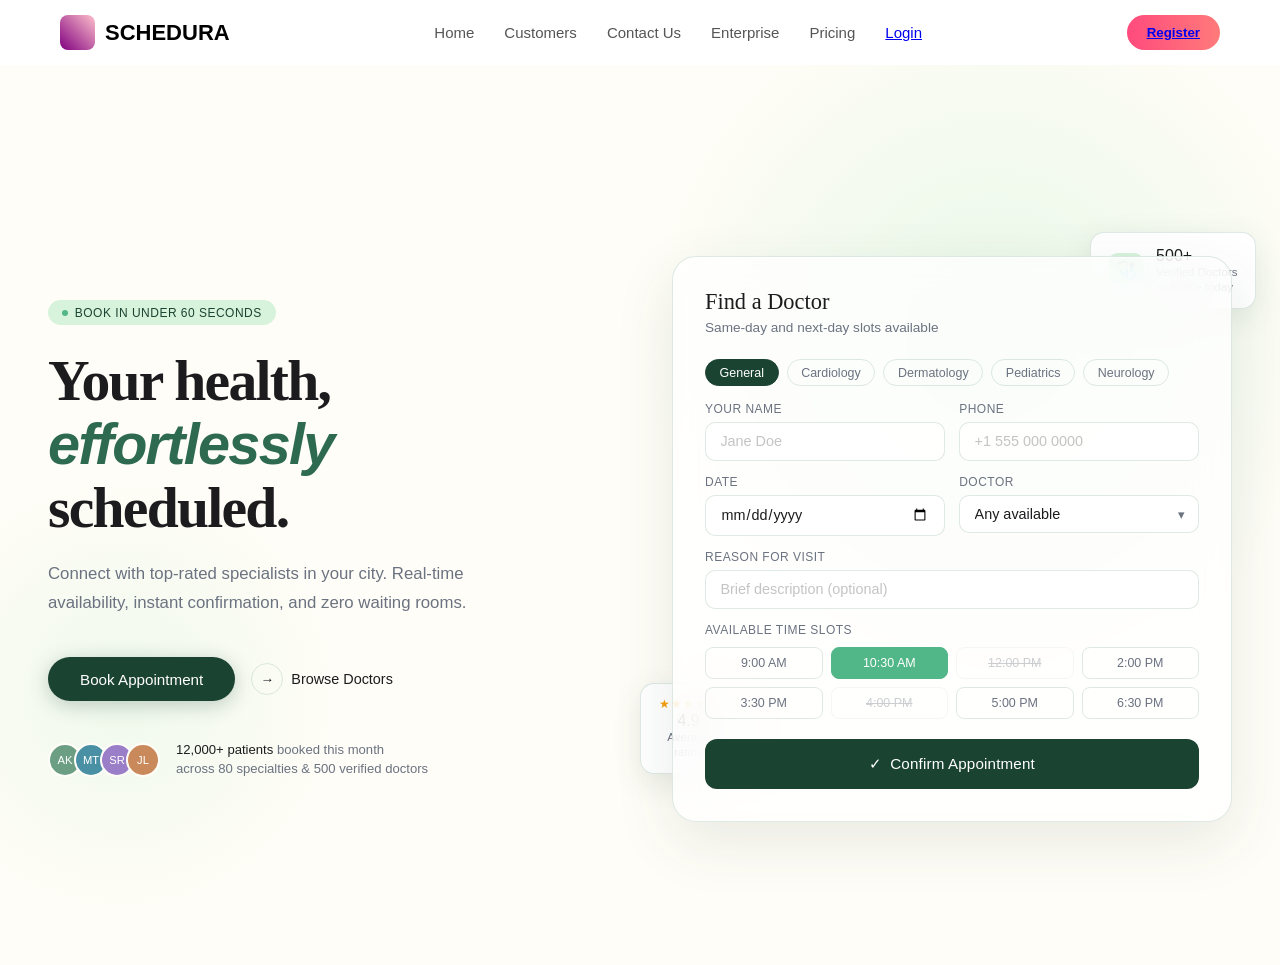
<file: index.html>
<!DOCTYPE html>
<html lang="en">
<head>
  <meta charset="UTF-8">
  <title>SCHEDURA</title>
  <link rel="stylesheet" href="style.css">
</head>
<body>

<header>
  <nav class="navbar">
    <div class="logo">
      <div class="icon"></div>
      <h2>SCHEDURA</h2>
    </div>

    <ul class="nav-links">
      <li>Home</li>
      <li>Customers</li>
      <li>Contact Us</li>
      <li>Enterprise</li>
      <li>Pricing</li>
      <li><a href="./login.html">Login</a></li>
    </ul>

    <button class="signup-btn"><a href="./register.html">Register</a></button>
  </nav>
</header>

  <!-- HERO -->
  <section id="herobody" class="hero">

    <!-- LEFT -->
    <div class="hero-left">
      <div class="badge">
        <span class="badge-dot"></span>
        Book in under 60 seconds
      </div>

      <h1>Your health,<br><em>effortlessly</em><br>scheduled.</h1>

      <p class="hero-sub">
        Connect with top-rated specialists in your city. Real-time availability, 
        instant confirmation, and zero waiting rooms.
      </p>

      <div class="hero-actions">
        <button class="btn-primary">Book Appointment</button>
        <a class="btn-secondary" href="#">
          <span class="arrow">→</span>
          Browse Doctors
        </a>
      </div>

      <div class="trust-row">
        <div class="avatars">
          <div class="avatar av1">AK</div>
          <div class="avatar av2">MT</div>
          <div class="avatar av3">SR</div>
          <div class="avatar av4">JL</div>
        </div>
        <p class="trust-text">
          <strong>12,000+ patients</strong> booked this month<br>
          across 80 specialties &amp; 500 verified doctors
        </p>
      </div>
    </div>

    <!-- RIGHT -->
    <div class="hero-right">

      <!-- Floating cards -->
      <div class="float-card doctors">
        <div class="float-icon">🩺</div>
        <div>
          <div class="float-num">500+</div>
          <div class="float-label">Verified Doctors<br>available today</div>
        </div>
      </div>

      <div class="float-card rating">
        <div class="stars">★★★★★</div>
        <div class="float-num">4.9</div>
        <div class="float-label">Average<br>rating</div>
      </div>

      <!-- Booking Form Card -->
      <div class="booking-card">
        <h2>Find a Doctor</h2>
        <p>Same-day and next-day slots available</p>

        <!-- Specialty pills -->
        <div class="specialty-row">
          <button class="pill active" onclick="setActive(this, 'spec')">General</button>
          <button class="pill" onclick="setActive(this, 'spec')">Cardiology</button>
          <button class="pill" onclick="setActive(this, 'spec')">Dermatology</button>
          <button class="pill" onclick="setActive(this, 'spec')">Pediatrics</button>
          <button class="pill" onclick="setActive(this, 'spec')">Neurology</button>
        </div>

        <div class="form-grid">
          <div class="form-group">
            <label>Your Name</label>
            <input type="text" placeholder="Jane Doe" />
          </div>
          <div class="form-group">
            <label>Phone</label>
            <input type="tel" placeholder="+1 555 000 0000" />
          </div>
          <div class="form-group">
            <label>Date</label>
            <input type="date" />
          </div>
          <div class="form-group">
            <label>Doctor</label>
            <div class="select-wrap">
              <select>
                <option>Any available</option>
                <option>Dr. Sarah Chen</option>
                <option>Dr. Marcus Reid</option>
                <option>Dr. Priya Nair</option>
              </select>
            </div>
          </div>
          <div class="form-group full">
            <label>Reason for visit</label>
            <input type="text" placeholder="Brief description (optional)" />
          </div>
        </div>

        <div class="slots-label">Available Time Slots</div>
        <div class="slots">
          <button class="slot" onclick="setActive(this, 'slot')">9:00 AM</button>
          <button class="slot active" onclick="setActive(this, 'slot')">10:30 AM</button>
          <button class="slot unavailable" disabled>12:00 PM</button>
          <button class="slot" onclick="setActive(this, 'slot')">2:00 PM</button>
          <button class="slot" onclick="setActive(this, 'slot')">3:30 PM</button>
          <button class="slot unavailable" disabled>4:00 PM</button>
          <button class="slot" onclick="setActive(this, 'slot')">5:00 PM</button>
          <button class="slot" onclick="setActive(this, 'slot')">6:30 PM</button>
        </div>

        <button class="submit-btn">
          <span>✓</span> Confirm Appointment
        </button>
      </div>
    </div>

  </section>


</body>
</html>
</file>
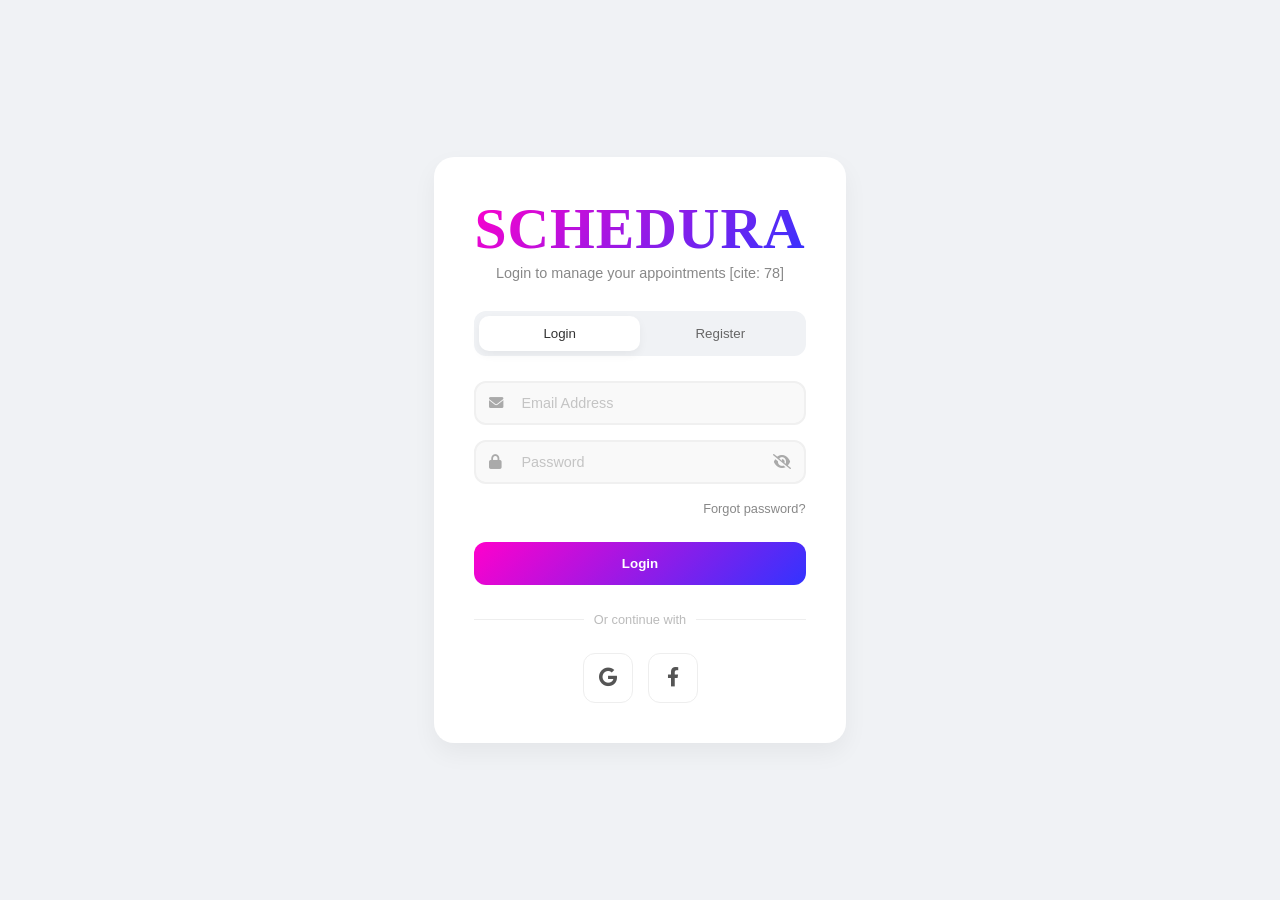
<file: login.html>
<!DOCTYPE html>
<html lang="en">
<head>
    <meta charset="UTF-8">
    <meta name="viewport" content="width=device-width, initial-scale=1.0">
    <title>SCHEDURA | Login</title>
    <link href="https://fonts.googleapis.com/css2?family=Poppins:wght@300;400;500;600&display=swap" rel="stylesheet">
    <link rel="stylesheet" href="https://cdnjs.cloudflare.com/ajax/libs/font-awesome/6.0.0/css/all.min.css">
    <link rel="stylesheet" href="style.css">
</head>
<body id="body1">
    <div class="container">
        <div class="auth-card">
            <div class="header">
                <h1 class="logo">SCHEDURA</h1>
                <p>Login to manage your appointments [cite: 78]</p>
            </div>

            <div class="tab-group">
                <button class="tab active">Login</button>
                <button class="tab" onclick="window.location.href='register.html'">Register</button>
            </div>

            <form id="login-form" class="auth-form" action="login_process.html" method="POST">
                <div class="input-group">
                    <i class="fa-solid fa-envelope"></i>
                    <input type="email" name="email" placeholder="Email Address" required>
                </div>
                <div class="input-group">
                    <i class="fa-solid fa-lock"></i>
                    <input type="password" id="login-pass" name="password" placeholder="Password" required>
                    <i class="fa-solid fa-eye-slash toggle-pass" onclick="togglePassword('login-pass', this)"></i>
                </div>
                <div class="form-footer">
                    <a href="#" class="forgot-link">Forgot password?</a>
                </div>
                <button type="submit" class="btn-gradient">Login</button>
            </form>

            <div class="social-divider">
                <span>Or continue with</span>
            </div>

            <div class="social-buttons">
                <button class="social-btn" type="button"><i class="fa-brands fa-google"></i></button>
                <button class="social-btn" type="button"><i class="fa-brands fa-facebook-f"></i></button>
            </div>
        </div>
    </div>
    <script src="script.js"></script>
</body>
</html>
</file>
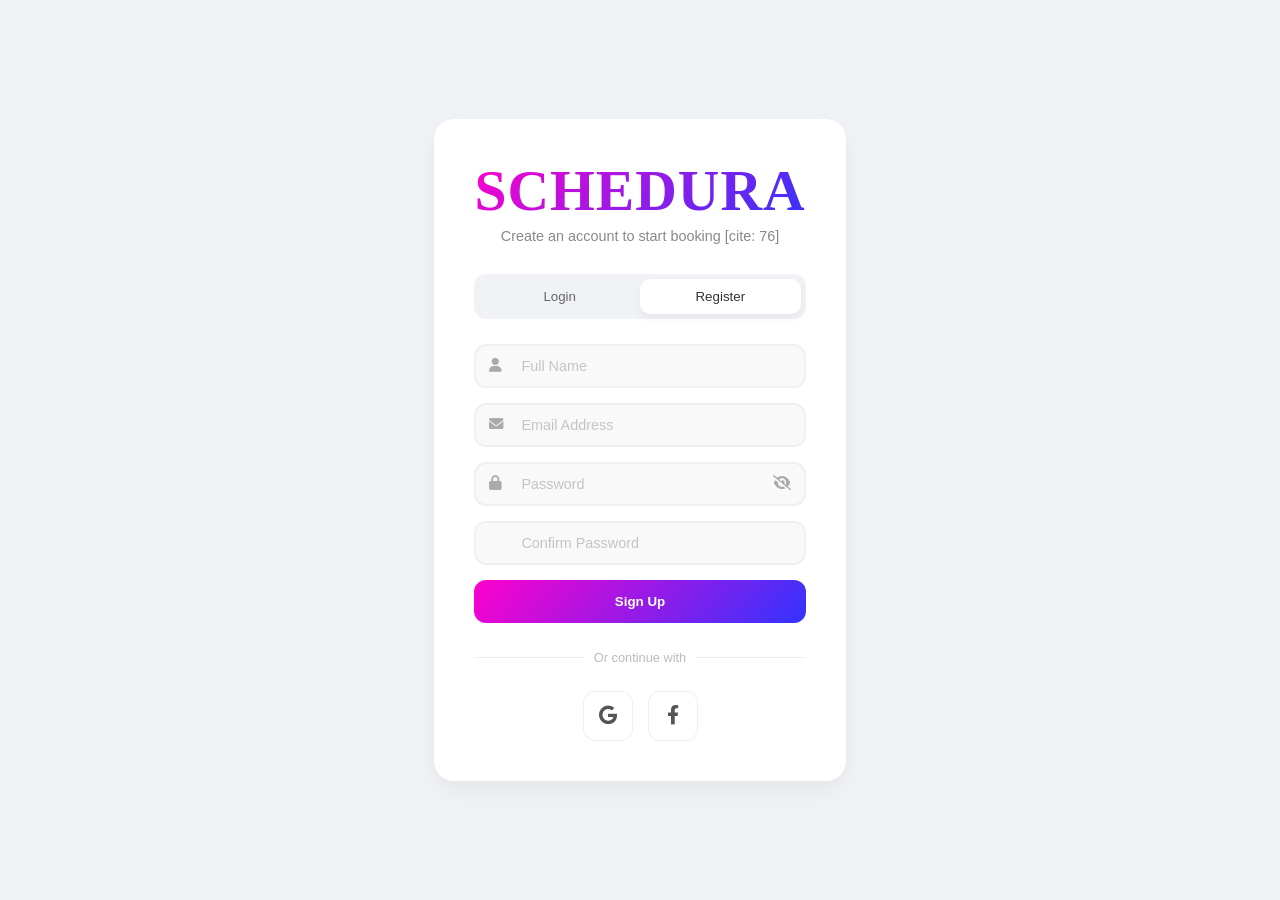
<file: register.html>
<!DOCTYPE html>
<html lang="en">
<head>
    <meta charset="UTF-8">
    <meta name="viewport" content="width=device-width, initial-scale=1.0">
    <title>SCHEDURA | Register</title>
    <link href="https://fonts.googleapis.com/css2?family=Poppins:wght@300;400;500;600&display=swap" rel="stylesheet">
    <link rel="stylesheet" href="https://cdnjs.cloudflare.com/ajax/libs/font-awesome/6.0.0/css/all.min.css">
    <link rel="stylesheet" href="style.css">
</head>
<body id="body1">
    <div class="container">
        <div class="auth-card">
            <div class="header">
                <h1 class="logo">SCHEDURA</h1>
                <p>Create an account to start booking [cite: 76]</p>
            </div>

            <div class="tab-group">
                <button class="tab" onclick="window.location.href='login.html'">Login</button>
                <button class="tab active">Register</button>
            </div>

            <form id="register-form" class="auth-form" action="register_process.html" method="POST">
                <div class="input-group">
                    <i class="fa-solid fa-user"></i>
                    <input type="text" name="name" placeholder="Full Name" required>
                </div>
                <div class="input-group">
                    <i class="fa-solid fa-envelope"></i>
                    <input type="email" name="email" placeholder="Email Address" required>
                </div>
                <div class="input-group">
                    <i class="fa-solid fa-lock"></i>
                    <input type="password" id="reg-pass" name="password" placeholder="Password" required>
                    <i class="fa-solid fa-eye-slash toggle-pass" onclick="togglePassword('reg-pass', this)"></i>
                </div>
                <div class="input-group">
                    <i class="fa-solid fa-shield-halved"></i>
                    <input type="password" id="confirm-pass" placeholder="Confirm Password" required>
                </div>
                <button type="submit" class="btn-gradient">Sign Up</button>
            </form>

            <div class="social-divider">
                <span>Or continue with</span>
            </div>

            <div class="social-buttons">
                <button class="social-btn" type="button"><i class="fa-brands fa-google"></i></button>
                <button class="social-btn" type="button"><i class="fa-brands fa-facebook-f"></i></button>
            </div>
        </div>
    </div>
    <script src="script.js"></script>
</body>
</html>
</file>
<file: style.css>
* {
  margin: 0;
  padding: 0;
  box-sizing: border-box;
  font-family: sans-serif;
}

body {
  background: #f8f8f8;
}

.navbar {
  display: flex;
  justify-content: space-between;
  align-items: center;
  padding: 15px 60px;
  background: #fff;
}

.logo {
  display: flex;
  align-items: center;
  gap: 10px;
}

.icon {
  width: 35px;
  height: 35px;
  background: linear-gradient(45deg, purple, pink);
  border-radius: 8px;
}

.logo h2 {
  font-size: 22px;
  font-weight: bold;
}

.nav-links {
  display: flex;
  gap: 30px;
  list-style: none;
  color: #555;
  font-size: 15px;
}

.nav-links li {
  cursor: pointer;
}

.signup-btn {
  padding: 10px 20px;
  border: none;
  border-radius: 25px;
  background: linear-gradient(to right, #ff4b7d, #ff7a7a);
  color: white;
  font-weight: bold;
  cursor: pointer;
}

#body1 {
    background: #f0f2f5;
    min-height: 100vh;
    display: flex;
    align-items: center;
    justify-content: center;
    padding: 20px;
}

.auth-card {
    background: #ffffff;
    width: 100%;
    max-width: 420px;
    padding: 40px;
    border-radius: 20px;
    box-shadow: 0 10px 25px rgba(0, 0, 0, 0.05);
    text-align: center;
    transition: all 0.3s ease;
}

.header .logo {
    font-weight: 700;
    letter-spacing: 1px;
    background: linear-gradient(135deg, #ff00cc, #3333ff);
    -webkit-background-clip: text;
    -webkit-text-fill-color: transparent;
    margin-bottom: 5px;
}

.header p {
    color: #888;
    font-size: 0.9rem;
    margin-bottom: 30px;
}

/* Tab Styling */
.tab-group {
    display: flex;
    background: #f0f2f5;
    padding: 5px;
    border-radius: 12px;
    margin-bottom: 25px;
}

.tab {
    flex: 1;
    padding: 10px;
    border: none;
    background: transparent;
    cursor: pointer;
    font-weight: 500;
    border-radius: 10px;
    color: #666;
    transition: 0.3s;
}

.tab.active {
    background: #fff;
    color: #333;
    box-shadow: 0 4px 10px rgba(0,0,0,0.05);
}

/* Forms */
.auth-form {
    display: flex;
    flex-direction: column;
    gap: 15px;
}

.hidden { display: none; }

.input-group {
    position: relative;
    display: flex;
    align-items: center;
}

.input-group i {
    position: absolute;
    left: 15px;
    color: #aaa;
    font-size: 0.9rem;
}

.input-group input {
    width: 100%;
    padding: 12px 15px 12px 45px;
    background: #f9f9f9;
    border: 2px solid #f0f0f0;
    border-radius: 12px;
    outline: none;
    transition: 0.3s;
}

.input-group input:focus {
    border-color: #ff00cc;
    background: #fff;
}

.toggle-pass {
    left: auto !important;
    right: 15px;
    cursor: pointer;
}

.form-footer {
    text-align: right;
    margin-bottom: 10px;
}

.forgot-link {
    font-size: 0.8rem;
    color: #888;
    text-decoration: none;
}

.btn-gradient {
    padding: 14px;
    border: none;
    border-radius: 12px;
    background: linear-gradient(135deg, #ff00cc, #3333ff);
    color: white;
    font-weight: 600;
    cursor: pointer;
    transition: transform 0.2s, opacity 0.2s;
}

.btn-gradient:hover {
    transform: translateY(-2px);
    opacity: 0.9;
}

/* Social Login */
.social-divider {
    margin: 25px 0;
    position: relative;
}

.social-divider::before {
    content: "";
    position: absolute;
    top: 50%;
    left: 0;
    width: 100%;
    height: 1px;
    background: #eee;
}

.social-divider span {
    position: relative;
    background: #fff;
    padding: 0 10px;
    color: #bbb;
    font-size: 0.8rem;
}

.social-buttons {
    display: flex;
    justify-content: center;
    gap: 15px;
}

.social-btn {
    width: 50px;
    height: 50px;
    border: 1px solid #eee;
    background: #fff;
    border-radius: 12px;
    cursor: pointer;
    font-size: 1.2rem;
    color: #555;
    transition: 0.3s;
}

.social-btn:hover {
    background: #f0f2f5;
    border-color: #ddd;
}



    :root {
      --sage: #2D6A4F;
      --sage-light: #52B788;
      --sage-pale: #D8F3DC;
      --sage-dark: #1B4332;
      --cream: #FEFAE0;
      --warm-white: #FFFDF7;
      --charcoal: #1C1C1E;
      --muted: #6B7280;
      --border: rgba(45, 106, 79, 0.15);
      --card-bg: rgba(255, 255, 255, 0.75);
    }

    #herobody {
      font-family: 'DM Sans', sans-serif;
      background: var(--warm-white);
      color: var(--charcoal);
      min-height: 100vh;
      overflow-x: hidden;
    }

    /* ── HERO ── */
    .hero {
      min-height: 100vh;
      display: grid;
      grid-template-columns: 1fr 1fr;
      align-items: center;
      padding: 7rem 3rem 4rem;
      gap: 4rem;
      position: relative;
      overflow: hidden;
    }

    /* Background organic shapes */
    .hero::before {
      content: '';
      position: absolute;
      top: -10%;
      right: -5%;
      width: 55%;
      height: 80%;
      background: radial-gradient(ellipse at center, var(--sage-pale) 0%, transparent 70%);
      border-radius: 50%;
      z-index: 0;
      opacity: 0.6;
    }

    .hero::after {
      content: '';
      position: absolute;
      bottom: 5%;
      left: -8%;
      width: 35%;
      height: 50%;
      background: radial-gradient(ellipse at center, #D8F3DC 0%, transparent 70%);
      border-radius: 50%;
      z-index: 0;
      opacity: 0.4;
    }

    /* ── LEFT COLUMN ── */
    .hero-left {
      position: relative;
      z-index: 1;
      animation: fadeUp 0.8s ease both;
    }

    .badge {
      display: inline-flex;
      align-items: center;
      gap: 0.4rem;
      background: var(--sage-pale);
      color: var(--sage-dark);
      font-size: 0.75rem;
      font-weight: 500;
      padding: 0.35rem 0.9rem;
      border-radius: 100px;
      letter-spacing: 0.04em;
      text-transform: uppercase;
      margin-bottom: 1.5rem;
    }

    .badge-dot {
      width: 6px; height: 6px;
      background: var(--sage-light);
      border-radius: 50%;
      display: inline-block;
      animation: pulse 2s infinite;
    }

    h1 {
      font-family: 'DM Serif Display', serif;
      font-size: clamp(2.8rem, 4.5vw, 4rem);
      line-height: 1.1;
      letter-spacing: -0.03em;
      color: var(--charcoal);
      margin-bottom: 1.3rem;
    }

    h1 em {
      font-style: italic;
      color: var(--sage);
    }

    .hero-sub {
      font-size: 1.05rem;
      color: var(--muted);
      line-height: 1.7;
      max-width: 440px;
      margin-bottom: 2.5rem;
      font-weight: 300;
    }

    .hero-actions {
      display: flex;
      gap: 1rem;
      align-items: center;
      flex-wrap: wrap;
    }

    .btn-primary {
      background: var(--sage-dark);
      color: #fff;
      border: none;
      padding: 0.85rem 2rem;
      border-radius: 100px;
      font-family: 'DM Sans', sans-serif;
      font-size: 0.95rem;
      font-weight: 500;
      cursor: pointer;
      transition: background 0.2s, transform 0.15s, box-shadow 0.2s;
      box-shadow: 0 4px 20px rgba(27, 67, 50, 0.25);
    }

    .btn-primary:hover {
      background: var(--sage);
      transform: translateY(-2px);
      box-shadow: 0 8px 28px rgba(27, 67, 50, 0.3);
    }

    .btn-secondary {
      display: flex;
      align-items: center;
      gap: 0.5rem;
      color: var(--charcoal);
      font-size: 0.9rem;
      font-weight: 400;
      text-decoration: none;
      cursor: pointer;
      transition: gap 0.2s;
    }

    .btn-secondary:hover { gap: 0.75rem; }

    .btn-secondary .arrow {
      width: 32px; height: 32px;
      border-radius: 50%;
      border: 1.5px solid var(--border);
      display: flex; align-items: center; justify-content: center;
      font-size: 0.85rem;
      transition: background 0.2s, border-color 0.2s;
    }

    .btn-secondary:hover .arrow {
      background: var(--sage-pale);
      border-color: var(--sage-light);
    }

    .trust-row {
      margin-top: 2.5rem;
      display: flex;
      align-items: center;
      gap: 1rem;
    }

    .avatars {
      display: flex;
    }

    .avatar {
      width: 34px; height: 34px;
      border-radius: 50%;
      border: 2px solid var(--warm-white);
      margin-left: -8px;
      font-size: 0.7rem;
      font-weight: 500;
      display: flex; align-items: center; justify-content: center;
      color: #fff;
    }

    .avatar:first-child { margin-left: 0; }
    .av1 { background: #6B9E83; }
    .av2 { background: #4A90A4; }
    .av3 { background: #9B7EC8; }
    .av4 { background: #C9895B; }

    .trust-text {
      font-size: 0.82rem;
      color: var(--muted);
      line-height: 1.4;
    }

    .trust-text strong {
      color: var(--charcoal);
      font-weight: 500;
    }

    /* ── RIGHT COLUMN ── */
    .hero-right {
      position: relative;
      z-index: 1;
      animation: fadeUp 0.8s 0.15s ease both;
    }

    .booking-card {
      background: var(--card-bg);
      border: 1px solid var(--border);
      border-radius: 24px;
      padding: 2rem;
      backdrop-filter: blur(20px);
      box-shadow: 0 20px 60px rgba(27, 67, 50, 0.1), 0 1px 0 rgba(255,255,255,0.8) inset;
    }

    .booking-card h2 {
      font-family: 'DM Serif Display', serif;
      font-size: 1.4rem;
      color: var(--charcoal);
      margin-bottom: 0.3rem;
      font-weight: 400;
    }

    .booking-card p {
      font-size: 0.85rem;
      color: var(--muted);
      margin-bottom: 1.5rem;
    }

    .form-grid {
      display: grid;
      grid-template-columns: 1fr 1fr;
      gap: 0.9rem;
      margin-bottom: 0.9rem;
    }

    .form-group {
      display: flex;
      flex-direction: column;
      gap: 0.35rem;
    }

    .form-group.full { grid-column: 1 / -1; }

    label {
      font-size: 0.75rem;
      font-weight: 500;
      color: var(--muted);
      letter-spacing: 0.04em;
      text-transform: uppercase;
    }

    input, select {
      border: 1.5px solid var(--border);
      border-radius: 10px;
      padding: 0.65rem 0.9rem;
      font-family: 'DM Sans', sans-serif;
      font-size: 0.9rem;
      color: var(--charcoal);
      background: rgba(255,255,255,0.8);
      outline: none;
      transition: border-color 0.2s, box-shadow 0.2s;
      appearance: none;
    }

    input::placeholder { color: #C4C4C4; }

    input:focus, select:focus {
      border-color: var(--sage-light);
      box-shadow: 0 0 0 3px rgba(82, 183, 136, 0.15);
    }

    .select-wrap {
      position: relative;
    }

    .select-wrap::after {
      content: '▾';
      position: absolute;
      right: 0.9rem;
      top: 50%;
      transform: translateY(-50%);
      color: var(--muted);
      pointer-events: none;
      font-size: 0.8rem;
    }

    .select-wrap select {
      width: 100%;
      cursor: pointer;
      padding-right: 2rem;
    }

    /* Specialty pills */
    .specialty-row {
      display: flex;
      flex-wrap: wrap;
      gap: 0.5rem;
      margin-bottom: 1rem;
    }

    .pill {
      padding: 0.35rem 0.85rem;
      border-radius: 100px;
      border: 1.5px solid var(--border);
      font-size: 0.78rem;
      font-weight: 400;
      color: var(--muted);
      background: transparent;
      cursor: pointer;
      transition: all 0.2s;
      font-family: 'DM Sans', sans-serif;
    }

    .pill:hover {
      border-color: var(--sage-light);
      color: var(--sage-dark);
      background: var(--sage-pale);
    }

    .pill.active {
      background: var(--sage-dark);
      border-color: var(--sage-dark);
      color: #fff;
    }

    /* Time slots */
    .slots-label {
      font-size: 0.75rem;
      font-weight: 500;
      color: var(--muted);
      letter-spacing: 0.04em;
      text-transform: uppercase;
      margin-bottom: 0.6rem;
    }

    .slots {
      display: grid;
      grid-template-columns: repeat(4, 1fr);
      gap: 0.5rem;
      margin-bottom: 1.25rem;
    }

    .slot {
      padding: 0.5rem 0.3rem;
      border-radius: 8px;
      border: 1.5px solid var(--border);
      font-size: 0.78rem;
      font-weight: 400;
      color: var(--muted);
      text-align: center;
      background: transparent;
      cursor: pointer;
      font-family: 'DM Sans', sans-serif;
      transition: all 0.2s;
    }

    .slot:hover {
      border-color: var(--sage-light);
      color: var(--sage-dark);
      background: var(--sage-pale);
    }

    .slot.active {
      background: var(--sage-light);
      border-color: var(--sage-light);
      color: #fff;
    }

    .slot.unavailable {
      opacity: 0.35;
      cursor: not-allowed;
      text-decoration: line-through;
    }

    .submit-btn {
      width: 100%;
      background: var(--sage-dark);
      color: #fff;
      border: none;
      padding: 1rem;
      border-radius: 12px;
      font-family: 'DM Sans', sans-serif;
      font-size: 0.95rem;
      font-weight: 500;
      cursor: pointer;
      letter-spacing: 0.01em;
      transition: background 0.2s, transform 0.15s;
      display: flex;
      align-items: center;
      justify-content: center;
      gap: 0.5rem;
    }

    .submit-btn:hover {
      background: var(--sage);
      transform: translateY(-1px);
    }

    /* Floating stat cards */
    .float-card {
      position: absolute;
      background: #fff;
      border: 1px solid var(--border);
      border-radius: 14px;
      padding: 0.8rem 1.1rem;
      box-shadow: 0 8px 30px rgba(27, 67, 50, 0.1);
      font-size: 0.8rem;
    }

    .float-card.doctors {
      top: -1.5rem;
      right: -1.5rem;
      display: flex;
      align-items: center;
      gap: 0.75rem;
    }

    .float-card.rating {
      bottom: 3rem;
      left: -2rem;
      text-align: center;
      min-width: 90px;
    }

    .float-icon {
      width: 36px; height: 36px;
      background: var(--sage-pale);
      border-radius: 10px;
      display: flex; align-items: center; justify-content: center;
      font-size: 1.1rem;
    }

    .float-label {
      color: var(--muted);
      font-size: 0.72rem;
      line-height: 1.3;
    }

    .float-num {
      font-size: 1rem;
      font-weight: 500;
      color: var(--charcoal);
      line-height: 1.2;
    }

    .stars {
      color: #F59E0B;
      font-size: 0.75rem;
      letter-spacing: 1px;
    }

    /* Animations */
    @keyframes fadeUp {
      from { opacity: 0; transform: translateY(24px); }
      to   { opacity: 1; transform: translateY(0); }
    }

    @keyframes pulse {
      0%, 100% { opacity: 1; }
      50% { opacity: 0.4; }
    }

    @keyframes floatA {
      0%, 100% { transform: translateY(0); }
      50% { transform: translateY(-6px); }
    }

    @keyframes floatB {
      0%, 100% { transform: translateY(0); }
      50% { transform: translateY(6px); }
    }

    .float-card.doctors { animation: floatA 4s ease-in-out infinite; }
    .float-card.rating  { animation: floatB 4.5s ease-in-out infinite; }
</file>
